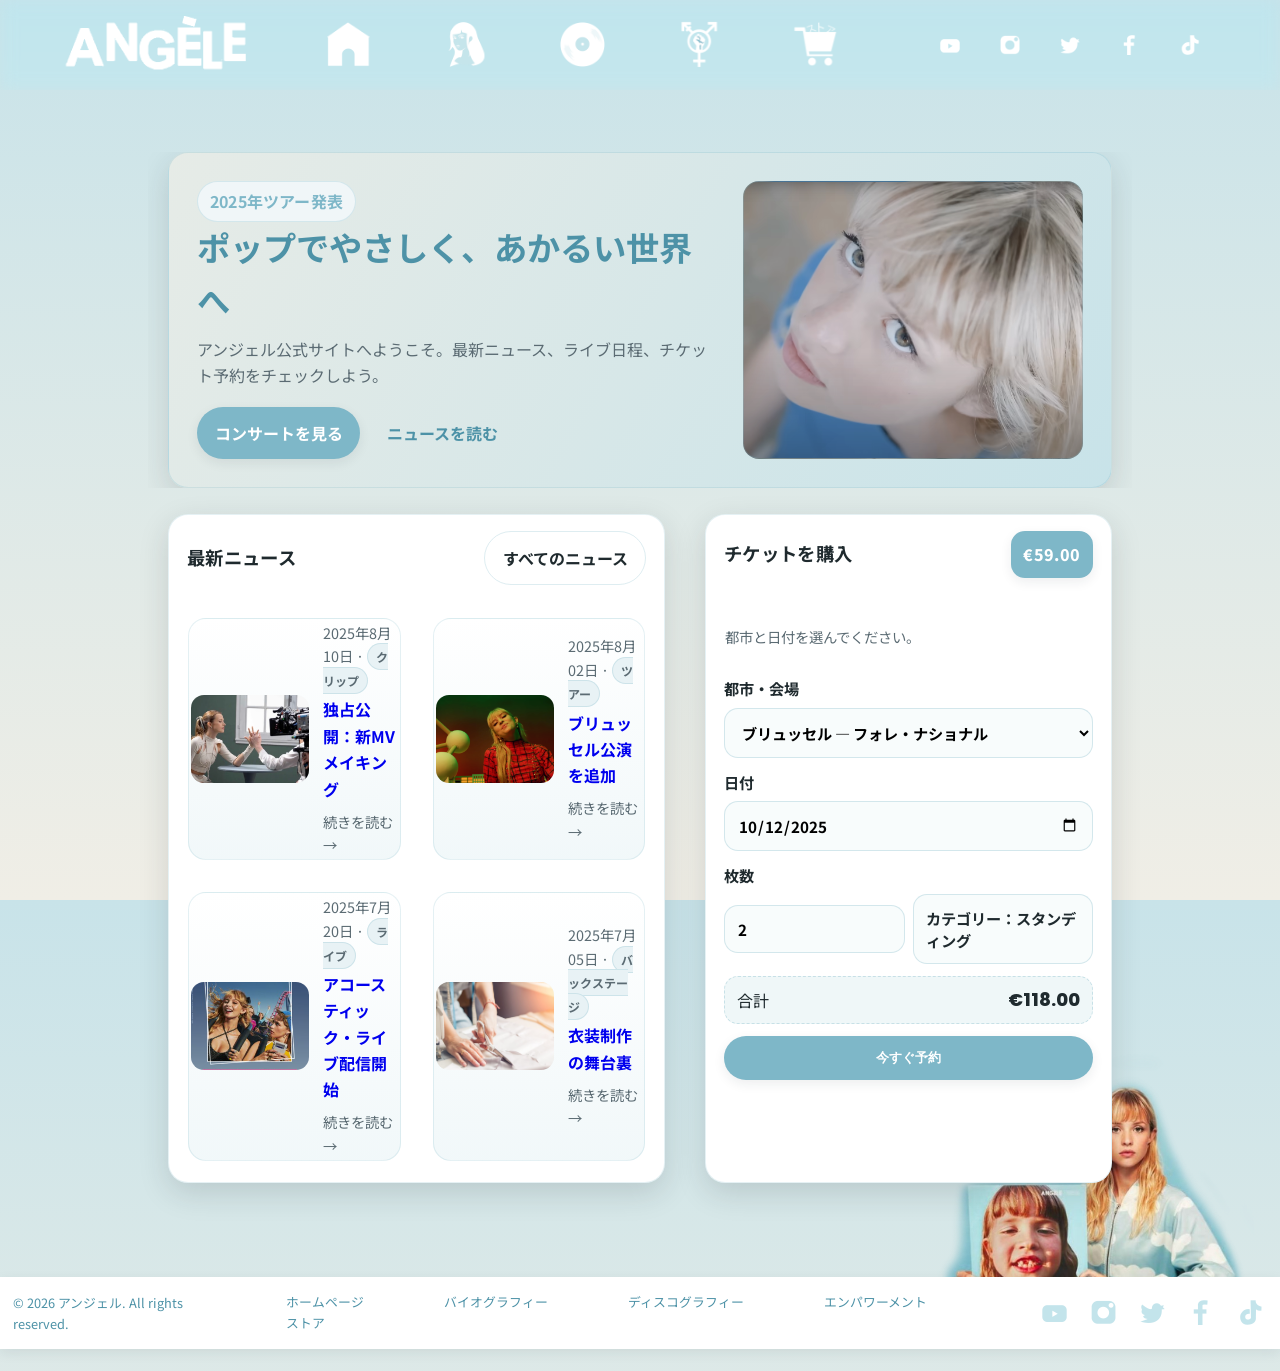
<file: index.html>
<!DOCTYPE html>
<html lang="ja">
<head>
  <meta charset="utf-8">
  <meta name="viewport" content="width=device-width, initial-scale=1">
  <title>アンジェル — ホーム</title>
  <meta name="description" content="アンジェル公式サイトのホーム。最新ニュース、コンサート情報、チケット予約。">

  <link rel="preconnect" href="https://fonts.googleapis.com">
  <link rel="preconnect" href="https://fonts.gstatic.com" crossorigin>
  <link href="https://fonts.googleapis.com/css2?family=Noto+Sans+JP:wght@300;400;500;700&family=Poppins:wght@300;400;500;600;700&display=swap" rel="stylesheet">
  <link rel="stylesheet" href="css/style.css">
</head>

<body data-page="index">
  <header class="site-header" aria-label="サイトヘッダー">
  <nav class="nav" aria-label="グローバルナビゲーション">
      <a class="brand" href="index.html" aria-label="ホーム">
        <img src="image/LogoAngeleQuiFlotte4.gif" alt="Angèle ロゴ">
      </a>

      <div class="nav-links">
        <a href="index.html" data-label="ホーム">
          <img class="nav-icon nav-icon--home" src="image/logoMenuHomeSansEcrit.png" alt="ホームページ">
        </a>
        <a href="biography.html" data-label="バイオ">
          <img class="nav-icon nav-icon--bio" src="image/BioAngele.png" alt="バイオグラフィー">
        </a>
        <a href="discography.html" data-label="ディスコ">
          <img class="nav-icon nav-icon--disc" src="image/logoVinil.png" alt="ディスコグラフィー">
        </a>
        <a href="empowerment.html" data-label="エンパワー">
          <img class="nav-icon nav-icon--emp" src="image/LogoPoing.png" alt="エンパワーメント">
        </a>
        <a href="Store.html" data-label="ストア" aria-label="ストアへ">
          <img class="nav-icon" src="image/logoMenuStoreBlanc.png" alt="ストア">
        </a>

        <!-- Liens réseaux sociaux -->
        <div class="social-links">
          <a href="https://www.youtube.com/channel/UCiP2tOO8zRo47GFd5rc8rkA" target="_blank" rel="noopener noreferrer" aria-label="YouTube">
            <img src="image/YoutlogoBla.png" alt="YouTube" loading="lazy">
          </a>
          <a href="https://www.instagram.com/angele_vl" target="_blank" rel="noopener noreferrer" aria-label="Instagram">
            <img src="image/instalogoBlanc.png" alt="Instagram" loading="lazy">
          </a>
          <a href="https://x.com/angele_vl" target="_blank" rel="noopener noreferrer" aria-label="Twitter">
            <img src="image/TwlogoBlanc.png" alt="Twitter" loading="lazy">
          </a>
          <a href="https://www.facebook.com/angeleouenpoudre" target="_blank" rel="noopener noreferrer" aria-label="Facebook">
            <img src="image/FacebooklogoBl.png" alt="Facebook" loading="lazy">
          </a>
          <a href="https://www.tiktok.com/@angele_vl" target="_blank" rel="noopener noreferrer" aria-label="TikTok">
            <img src="image/TikToklogoBlanc.png" alt="TikTok" loading="lazy">
          </a>
        </div>
      </div>
    </nav>
  </header>

  <main id="home" class="page">
    <!-- ページの主見出し（視覚的には非表示、SEO/アクセシビリティ向上） -->
    <h1 class="sr-only">アンジェル公式サイト・ホーム</h1>

    <!-- 背景の雲（アニメーション） -->
    <div class="clouds" aria-hidden="true">
      <img class="cloud c1" src="image/nuage.svg" alt="" loading="lazy">
      <img class="cloud c2" src="image/nuage2.svg" alt="" loading="lazy">
      <img class="cloud c3" src="image/nuage3.svg" alt="" loading="lazy">
      <img class="cloud c4" src="image/nuage4.svg" alt="" loading="lazy">
      <img class="cloud c5" src="image/nuage3.svg" alt="" loading="lazy">
      <img class="cloud c6" src="image/nuage2.svg" alt="" loading="lazy">
      <img class="cloud c7" src="image/nuage4.svg" alt="" loading="lazy">
      <img class="cloud c8" src="image/nuage2.svg" alt="" loading="lazy">
      <img class="cloud c9" src="image/nuage.svg" alt="" loading="lazy">
      <img class="cloud c10" src="image/nuage3.svg" alt="" loading="lazy">
    </div>

    <div class="hero">
      <section class="hero-card" aria-labelledby="hero-title">
        <div>
          <span class="chip" aria-label="最新のお知らせ">2025年ツアー発表</span>
          <h2 id="hero-title">ポップでやさしく、あかるい世界へ</h2>
          <p>アンジェル公式サイトへようこそ。最新ニュース、ライブ日程、チケット予約をチェックしよう。</p>
          <div class="hero-actions">
            <a class="btn btn-primary" href="https://www.infoconcert.com/artiste/angele-149625/concerts.html" target="_blank" rel="noopener noreferrer">コンサートを見る</a>
            <a class="btn btn-footer" href="https://www.nrj.fr/artistes/angele/actus" target="_blank" rel="noopener noreferrer">ニュースを読む</a>
          </div>
        </div>
        <div class="cover" role="img" aria-label="ライブをイメージしたビジュアル"></div>
      </section>
    </div>

    <div class="sections">
      <!-- NEWS SECTION -->
      <section id="news" class="section" aria-labelledby="news-title">
        <header>
          <h3 id="news-title">最新ニュース</h3>
          <a class="btn btn-ghost" href="https://www.infoconcert.com/artiste/angele-149625/concerts.html" target="_blank" rel="noopener noreferrer">すべてのニュース</a>
        </header>
        <div class="body">
          <div class="news-grid" id="news-grid"><!-- JSで挿入 --></div>
        </div>
      </section>

      <!-- TICKETS SECTION -->
      <section id="tickets" class="section" aria-labelledby="tickets-title">
        <header>
          <h3 id="tickets-title">チケットを購入</h3>
          <span class="price-pill" id="price-pill">—</span>
        </header>
        <div class="body">
          <form class="ticket-form" id="ticket-form" aria-describedby="tickets-desc">
            <p id="tickets-desc" class="news-meta">都市と日付を選んでください。</p>

            <div class="field">
              <label class="label" for="event">都市・会場</label>
              <select id="event" name="event" required aria-required="true"></select>
            </div>

            <div class="field">
              <label class="label" for="date">日付</label>
              <input id="date" name="date" type="date" required aria-required="true">
            </div>

            <div class="field">
              <label class="label" for="qty">枚数</label>
              <div class="control">
                <input id="qty" name="qty" type="number" min="1" max="6" value="2">
                <span class="selectlike" id="seat-cat" role="listbox" aria-label="カテゴリー">カテゴリー：スタンディング</span>
              </div>
            </div>

            <div class="total">
              <span>合計</span>
              <strong id="total">—</strong>
            </div>

            <button class="btn btn-primary" type="submit">今すぐ予約</button>
          </form>
        </div>
      </section>
    </div>
  </main>

  <footer aria-label="フッター">
    <div class="footer-card">
      <p>© <span id="year"></span> アンジェル. All rights reserved.</p>
      <div>
        <a class="btn btn-footer" href="index.html">ホームページ</a>
        <a class="btn btn-footer" href="biography.html">バイオグラフィー</a>
        <a class="btn btn-footer" href="discography.html">ディスコグラフィー</a>
        <a class="btn btn-footer" href="empowerment.html">エンパワーメント</a>
        <a class="btn btn-footer" href="Store.html">ストア</a>
      </div>

      <!-- Liens réseaux sociaux -->
      <div class="social-links-footer">
        <a href="https://www.youtube.com/channel/UCiP2tOO8zRo47GFd5rc8rkA" target="_blank" rel="noopener noreferrer" aria-label="YouTube">
          <img src="image/YoutlogoBC.png" alt="YouTube" loading="lazy">
        </a>
        <a href="https://www.instagram.com/angele_vl" target="_blank" rel="noopener noreferrer" aria-label="Instagram">
          <img src="image/instalogoBC.png" alt="Instagram" loading="lazy">
        </a>
        <a href="https://x.com/angele_vl" target="_blank" rel="noopener noreferrer" aria-label="Twitter">
          <img src="image/TwlogoBleuClair.png" alt="Twitter" loading="lazy">
        </a>
        <a href="https://www.facebook.com/angeleouenpoudre" target="_blank" rel="noopener noreferrer" aria-label="Facebook">
          <img src="image/FacebooklogoBC.png" alt="Facebook" loading="lazy">
        </a>
        <a href="https://www.tiktok.com/@angele_vl" target="_blank" rel="noopener noreferrer" aria-label="TikTok">
          <img src="image/TikToklogoBleuClair.png" alt="TikTok" loading="lazy">
        </a>
      </div>
    </div>

    <img src="image/Angele.png" alt="アンジェル" class="footer-image" loading="lazy">
  </footer>

  <button id="scrollTopBtn" aria-label="トップへ戻る" type="button">
    <img src="image/flechesNuage.png" alt="" aria-hidden="true" loading="lazy">
    <span class="sr-only">トップへ戻る</span>
  </button>

  <!-- <script src="javascript/script.js"></script> -->
  <script src="js/script.js" defer></script>
</body>
</html>
</file>
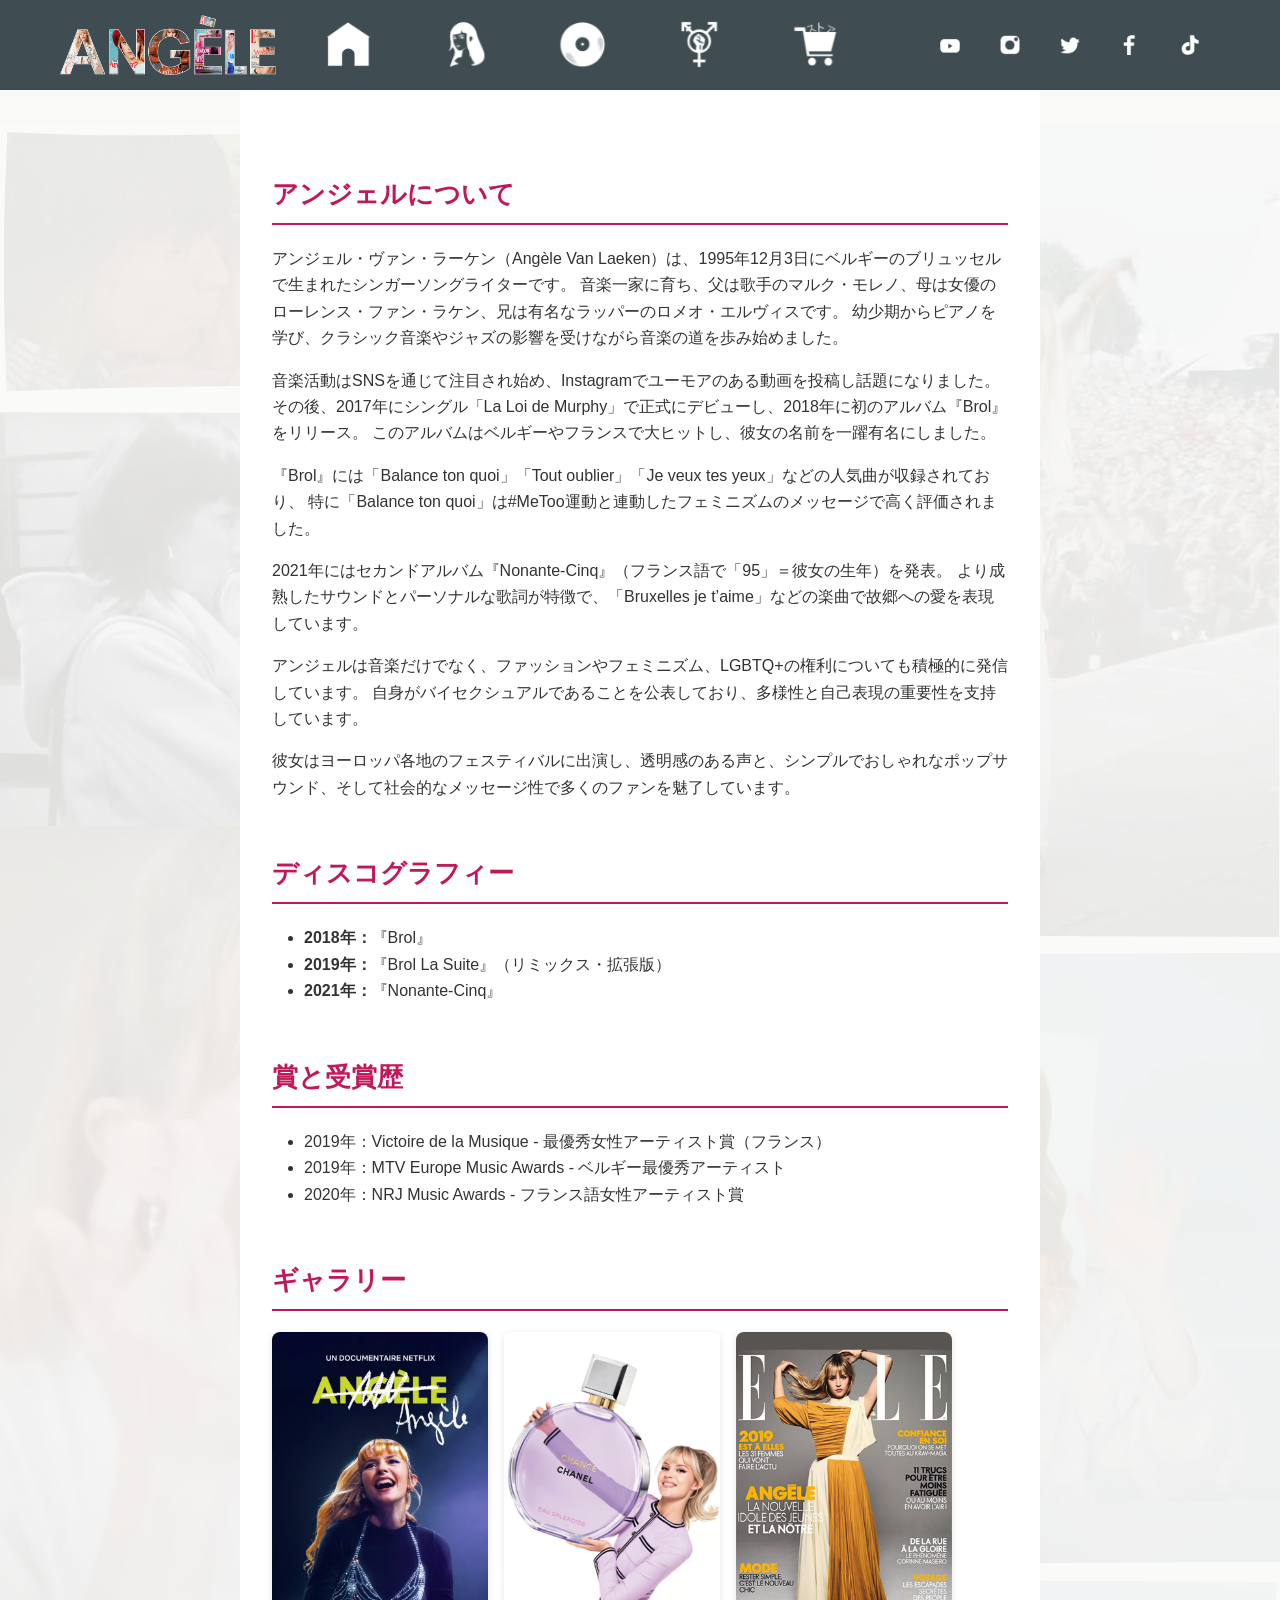
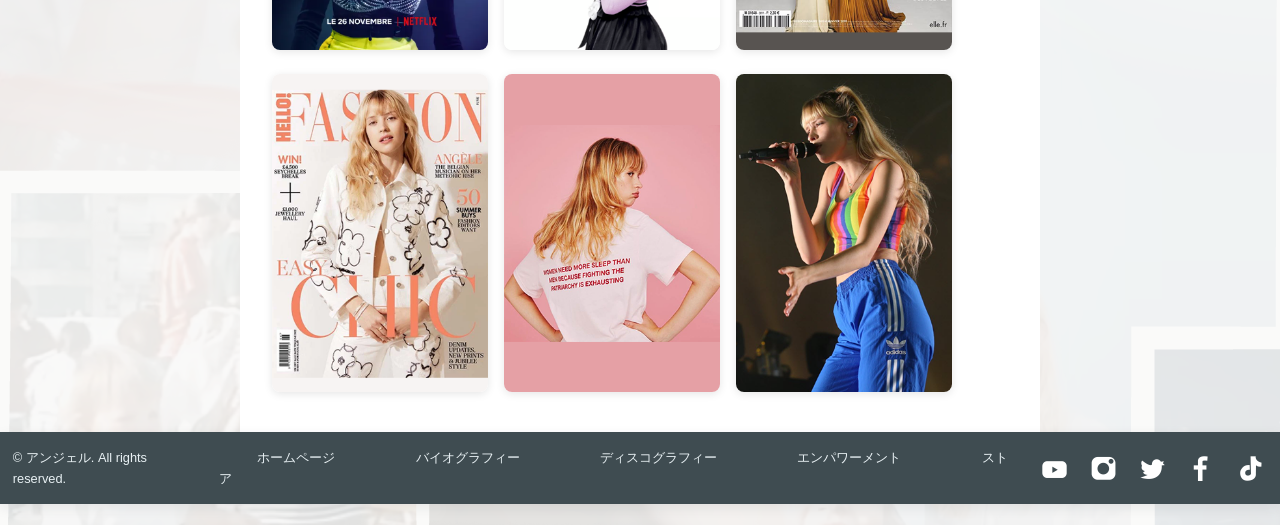
<file: biography.html>
<!DOCTYPE html>
<html lang="ja">
<head>
  <meta charset="UTF-8">
  <meta name="description" content="ベルギーの歌手アンジェルの伝記">
  <meta name="viewport" content="width=device-width, initial-scale=1.0">
  <title>アンジェルの伝記</title>
  <link rel="stylesheet" href="css/style.css">
</head>
<body class="biography-page">
  <header class="site-header" aria-label="サイトヘッダー" style="background-color:#3f4c51;">
    <nav class="nav" aria-label="グローバルナビゲーション">
      <a class="brand" href="index.html" aria-label="ホーム">
        <img src="image/LogoAngeleMagazine.png" alt="Angèle ロゴ">
      </a>
      <div class="nav-links">
        <a href="index.html" data-label="ホーム">
          <img class="nav-icon nav-icon--home" src="image/logoMenuHomeSansEcrit.png" alt="ホームページ">
        </a>
        <a href="biography.html" data-label="バイオ">
          <img class="nav-icon nav-icon--bio" src="image/BioAngelSansEcrit.png" alt="バイオグラフィー">
        </a>
        <a href="discography.html" data-label="ディスコ">
          <img class="nav-icon nav-icon--disc" src="image/logoVinilGrisSansEcrit.png" alt="ディスコグラフィー">
        </a>
        <a href="empowerment.html" data-label="エンパワー">
          <img class="nav-icon nav-icon--emp" src="image/logoPoingGrisSansEcris.png" alt="エンパワーメント">
        </a>
        <a href="Store.html" data-label="ストア" aria-label="ストアへ">
          <img class="nav-icon" src="image/logoMenuStoreBlanc.png" alt="ストア">
        </a>

        <!-- Liens réseaux sociaux -->
        <div class="social-links">
          <a href="https://www.youtube.com/channel/UCiP2tOO8zRo47GFd5rc8rkA" target="_blank" rel="noopener noreferrer" aria-label="YouTube">
            <img src="image/YoutlogoBla.png" alt="YouTube" loading="lazy">
          </a>
          <a href="https://www.instagram.com/angele_vl" target="_blank" rel="noopener noreferrer" aria-label="Instagram">
            <img src="image/instalogoBlanc.png" alt="Instagram" loading="lazy">
          </a>
          <a href="https://x.com/angele_vl" target="_blank" rel="noopener noreferrer" aria-label="Twitter">
            <img src="image/TwlogoBlanc.png" alt="Twitter" loading="lazy">
          </a>
          <a href="https://www.facebook.com/angeleouenpoudre" target="_blank" rel="noopener noreferrer" aria-label="Facebook">
            <img src="image/FacebooklogoBl.png" alt="Facebook" loading="lazy">
          </a>
          <a href="https://www.tiktok.com/@angele_vl" target="_blank" rel="noopener noreferrer" aria-label="TikTok">
            <img src="image/TikToklogoBlanc.png" alt="TikTok" loading="lazy">
          </a>
        </div>
      </div>
    </nav>

  </header>

  <main>
    <!-- H1 masqué pour SEO/Accessibilité -->
    <h1 class="sr-only">アンジェルの伝記</h1>

    <section class="biography fade-in">
      <!--<h2>アンジェルの伝記</h2>-->
      <h2>アンジェルについて</h2>
      <p>
        アンジェル・ヴァン・ラーケン（Angèle Van Laeken）は、1995年12月3日にベルギーのブリュッセルで生まれたシンガーソングライターです。
        音楽一家に育ち、父は歌手のマルク・モレノ、母は女優のローレンス・ファン・ラケン、兄は有名なラッパーのロメオ・エルヴィスです。
        幼少期からピアノを学び、クラシック音楽やジャズの影響を受けながら音楽の道を歩み始めました。
      </p>
      <p>
        音楽活動はSNSを通じて注目され始め、Instagramでユーモアのある動画を投稿し話題になりました。
        その後、2017年にシングル「La Loi de Murphy」で正式にデビューし、2018年に初のアルバム『Brol』をリリース。
        このアルバムはベルギーやフランスで大ヒットし、彼女の名前を一躍有名にしました。
      </p>
      <p>
        『Brol』には「Balance ton quoi」「Tout oublier」「Je veux tes yeux」などの人気曲が収録されており、
        特に「Balance ton quoi」は#MeToo運動と連動したフェミニズムのメッセージで高く評価されました。
      </p>
      <p>
        2021年にはセカンドアルバム『Nonante-Cinq』（フランス語で「95」＝彼女の生年）を発表。
        より成熟したサウンドとパーソナルな歌詞が特徴で、「Bruxelles je t’aime」などの楽曲で故郷への愛を表現しています。
      </p>
      <p>
        アンジェルは音楽だけでなく、ファッションやフェミニズム、LGBTQ+の権利についても積極的に発信しています。
        自身がバイセクシュアルであることを公表しており、多様性と自己表現の重要性を支持しています。
      </p>
      <p>
        彼女はヨーロッパ各地のフェスティバルに出演し、透明感のある声と、シンプルでおしゃれなポップサウンド、そして社会的なメッセージ性で多くのファンを魅了しています。
      </p>
    </section>

    <section class="discography fade-in">
      <h2>ディスコグラフィー</h2>
      <ul>
        <li><strong>2018年：</strong>『Brol』</li>
        <li><strong>2019年：</strong>『Brol La Suite』（リミックス・拡張版）</li>
        <li><strong>2021年：</strong>『Nonante-Cinq』</li>
      </ul>
    </section>

    <section class="awards fade-in">
      <h2>賞と受賞歴</h2>
      <ul>
        <li>2019年：Victoire de la Musique - 最優秀女性アーティスト賞（フランス）</li>
        <li>2019年：MTV Europe Music Awards - ベルギー最優秀アーティスト</li>
        <li>2020年：NRJ Music Awards - フランス語女性アーティスト賞</li>
      </ul>
    </section>

    <section class="gallery fade-in">
      <h2>ギャラリー</h2>
      <div class="image-grid">
        <a href="https://www.netflix.com/title/81313522" target="_blank" rel="noopener noreferrer" aria-label="Voir le documentaire Netflix sur Angèle">
          <img src="image/NetflixAngele.png" alt="Netflixアンジェル" loading="lazy">
        </a>
        <a href="https://www.fashionsnap.com/article/2025-04-04/chanel-chance-angele/" target="_blank" rel="noopener noreferrer" aria-label="Voir la collaboration avec Chanel">
          <img src="image/ChanelAngele.png" alt="Chanelアンジェル" loading="lazy">
        </a>
        <a href="https://madamefigaro.jp/culture/240626-angele.html" target="_blank" rel="noopener noreferrer" aria-label="Voir l'article de magazine">
          <img src="image/MagazineRedimAngele.png" alt="雑誌撮影のアンジェル" loading="lazy">
        </a>
        <a href="https://madamefigaro.jp/culture/240626-angele.html" target="_blank" rel="noopener noreferrer" aria-label="Voir la page du concert">
          <img src="image/MagazineRedim2Angele.png" alt="ステージ上のアンジェル" loading="lazy">
        </a>
        <a href="https://www.youtube.com/watch?v=Hi7Rx3En7-k&list=RDHi7Rx3En7-k&start_radio=1" target="_blank" rel="noopener noreferrer" aria-label="Voir l'engagement féministe">
          <img src="image/FondRoseAngele.png" alt="フェミニズム アンジェル" loading="lazy">
        </a>
        <a href="https://www.youtube.com/watch?v=qL6g9VPD6TE&list=RDqL6g9VPD6TE&start_radio=1" target="_blank" rel="noopener noreferrer" aria-label="Voir une performance live">
          <img src="image/ConcertAngele.png" alt="ステージ上のアンジェル" loading="lazy">
        </a>
      </div>
    </section>
  </main>

  <footer aria-label="フッター" style="background-color:#3f4c51;">
    <div class="footer-card" style="background-color:#3f4c51;">
      <p>© <span id="year"></span> アンジェル. All rights reserved.</p>
      <div>
        <a class="btn btn-footer" href="index.html">ホームページ</a>
        <a class="btn btn-footer" href="biography.html">バイオグラフィー</a>
        <a class="btn btn-footer" href="discography.html">ディスコグラフィー</a>
        <a class="btn btn-footer" href="empowerment.html">エンパワーメント</a>
        <a class="btn btn-footer" href="Store.html">ストア</a>
      </div>


      <!-- Liens réseaux sociaux -->
      <div class="social-links-footer" style="background-color:#3f4c51;">
        <a href="https://www.youtube.com/channel/UCiP2tOO8zRo47GFd5rc8rkA" target="_blank" rel="noopener noreferrer" aria-label="YouTube">
          <img src="image/YoutlogoBla.png" alt="YouTube" loading="lazy">
        </a>
        <a href="https://www.instagram.com/angele_vl" target="_blank" rel="noopener noreferrer" aria-label="Instagram">
          <img src="image/instalogoBlanc.png" alt="Instagram" loading="lazy">
        </a>
        <a href="https://x.com/angele_vl" target="_blank" rel="noopener noreferrer" aria-label="Twitter">
          <img src="image/TwlogoBlanc.png" alt="Twitter" loading="lazy">
        </a>
        <a href="https://www.facebook.com/angeleouenpoudre" target="_blank" rel="noopener noreferrer" aria-label="Facebook">
          <img src="image/FacebooklogoBl.png" alt="Facebook" loading="lazy">
        </a>
        <a href="https://www.tiktok.com/@angele_vl" target="_blank" rel="noopener noreferrer" aria-label="TikTok">
          <img src="image/TikToklogoBlanc.png" alt="TikTok" loading="lazy">
        </a>
      </div>
    </div>
  </footer>

  <button id="scrollTopBtn" aria-label="トップへ戻る" type="button">
    <img src="image/flechesNuage.png" alt="" aria-hidden="true" loading="lazy">
    <span class="sr-only">トップへ戻る</span>
  </button>

  <script>
    const scrollBtn = document.getElementById("scrollTopBtn");
    window.onscroll = () => {
      if (document.body.scrollTop > 300 || document.documentElement.scrollTop > 300) {
        scrollBtn.style.display = "block";
      } else {
        scrollBtn.style.display = "none";
      }
    };
    scrollBtn.onclick = () => {
      window.scrollTo({ top: 0, behavior: "smooth" });
    };
  </script>
</body>
</html>
</file>
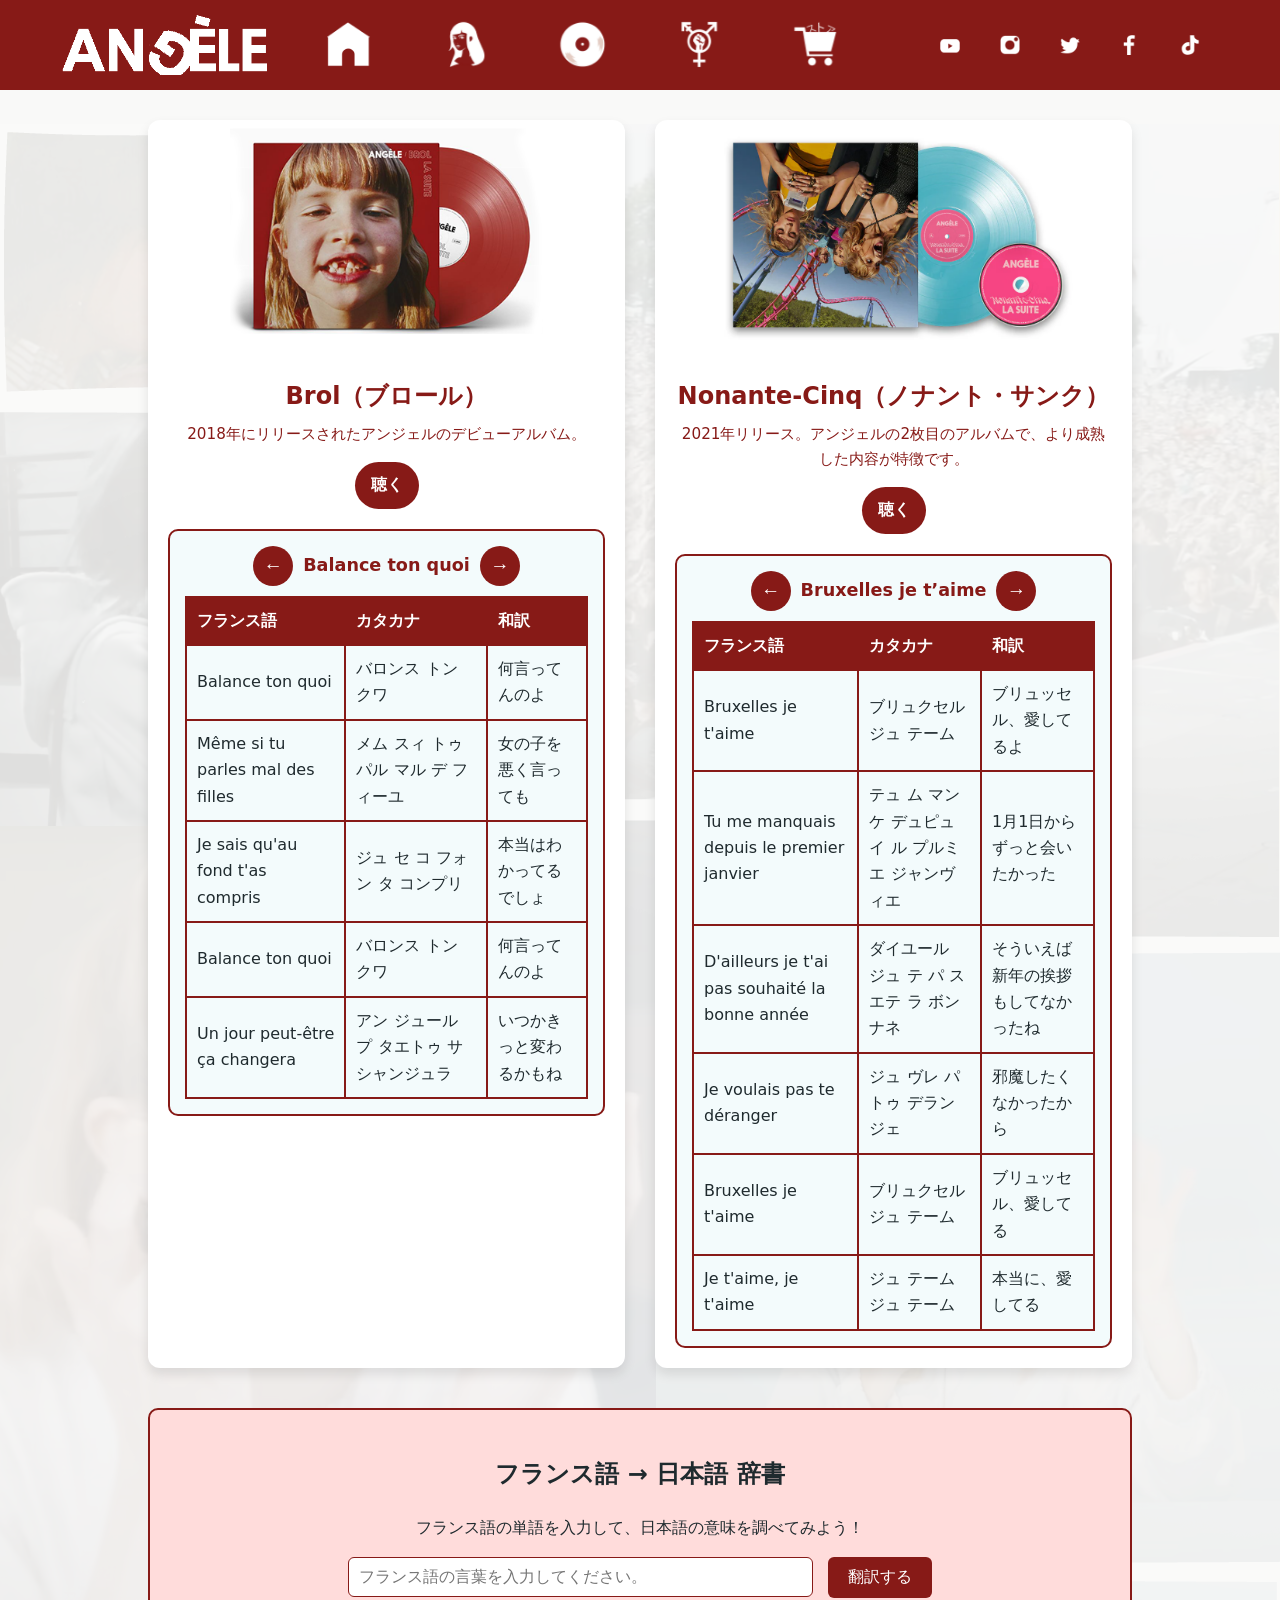
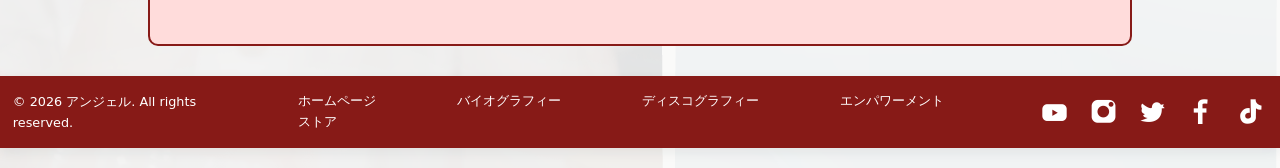
<file: discography.html>
<!DOCTYPE html>
<html lang="ja">
<head>
  <meta charset="UTF-8">
  <meta name="description" content="ベルギーの歌手アンジェルのアルバム紹介ページ。">
  <meta name="viewport" content="width=device-width, initial-scale=1.0">
  <title>アンジェルのアルバム</title>
  <link rel="stylesheet" href="css/style.css">
</head>
<body class="album-page">
  <header class="site-header" aria-label="サイトヘッダー" style="background-color:#871a17;">
    <nav class="nav" aria-label="グローバルナビゲーション">
      <a class="brand" href="index.html" aria-label="ホームへ">
        <img src="image/LogoAngeleGquitourne.gif" alt="Angèle ロゴ" loading="lazy">
      </a>
      <div class="nav-links">
        <a href="index.html" data-label="ホーム">
          <img class="nav-icon nav-icon--home" src="image/logoMenuHomeSansEcrit.png" alt="ホームページ" loading="lazy">
        </a>
        <a href="biography.html" data-label="バイオ">
          <img class="nav-icon nav-icon--bio" src="image/BioAngeleRougeSansEcrit.png" alt="バイオグラフィー" loading="lazy">
        </a>
        <a href="discography.html" data-label="ディスコ">
          <img class="nav-icon nav-icon--disc" src="image/logoVinilRougeSansEcrit.png" alt="ディスコグラフィー" loading="lazy">
        </a>
        <a href="empowerment.html" data-label="エンパワー">
          <img class="nav-icon nav-icon--emp" src="image/logoPoingRougeSansEcris.png" alt="エンパワーメント" loading="lazy">
        </a>
        <a href="Store.html" data-label="ストア" aria-label="ストアへ">
          <img class="nav-icon" src="image/logoMenuStoreBlanc.png" alt="ストア" loading="lazy">
        </a>
        <!-- Liens réseaux sociaux -->
        <div class="social-links">
          <a href="https://www.youtube.com/channel/UCiP2tOO8zRo47GFd5rc8rkA" target="_blank" rel="noopener noreferrer" aria-label="YouTube">
            <img src="image/YoutlogoBla.png" alt="YouTube" loading="lazy">
          </a>
          <a href="https://www.instagram.com/angele_vl" target="_blank" rel="noopener noreferrer" aria-label="Instagram">
            <img src="image/instalogoBlanc.png" alt="Instagram" loading="lazy">
          </a>
          <a href="https://x.com/angele_vl" target="_blank" rel="noopener noreferrer" aria-label="Twitter">
            <img src="image/TwlogoBlanc.png" alt="Twitter" loading="lazy">
          </a>
          <a href="https://www.facebook.com/angeleouenpoudre" target="_blank" rel="noopener noreferrer" aria-label="Facebook">
            <img src="image/FacebooklogoBl.png" alt="Facebook" loading="lazy">
          </a>
          <a href="https://www.tiktok.com/@angele_vl" target="_blank" rel="noopener noreferrer" aria-label="TikTok">
            <img src="image/TikToklogoBlanc.png" alt="TikTok" loading="lazy">
          </a>
        </div>
      </div>
    </nav>
 
  </header>

  <main class="main-album">
    <!-- H1 masqué pour SEO/Accessibilité -->
    <h1 class="sr-only">アンジェルのアルバム</h1>

    <section class="album-grid">
      <div class="album-card">
        <img src="image/AlbumBrol2.png" alt="Brol（2018年）" loading="lazy">
        <div class="album-info">
          <h2>Brol（ブロール）</h2>
          <p>2018年にリリースされたアンジェルのデビューアルバム。</p>
          <a class="button" href="https://open.spotify.com/album/6qA3lPAJxyjZDHzTcf4sLk" target="_blank" rel="noopener noreferrer">聴く</a>

          <div class="song-container">
            <div class="song-controls">
              <button type="button" data-album="brol" data-dir="prev" aria-label="前の曲">←</button>
              <div class="song-title" id="brol-title">Balance ton quoi</div>
              <button type="button" data-album="brol" data-dir="next" aria-label="次の曲">→</button>
            </div>
            <div id="brol-lyrics" aria-live="polite"></div>
          </div>
        </div>
      </div>

      <div class="album-card">
        <img src="image/AlbumDeuxdeux.png" alt="Nonante-Cinq（2021年）" loading="lazy">
        <div class="album-info">
          <h2>Nonante-Cinq（ノナント・サンク）</h2>
          <p>2021年リリース。アンジェルの2枚目のアルバムで、より成熟した内容が特徴です。</p>
          <a class="button" href="https://open.spotify.com/album/3V9cJkXiFSN4CwOug6b1Jp" target="_blank" rel="noopener noreferrer">聴く</a>

          <div class="song-container">
            <div class="song-controls">
              <button type="button" data-album="nonante" data-dir="prev" aria-label="前の曲">←</button>
              <div class="song-title" id="nonante-title">Bruxelles je t’aime</div>
              <button type="button" data-album="nonante" data-dir="next" aria-label="次の曲">→</button>
            </div>
            <div id="nonante-lyrics" aria-live="polite"></div>
          </div>
        </div>
      </div>
    </section>

    <section class="dictionary" style="box-sizing: content-box !important;">
      <h2>フランス語 → 日本語 辞書</h2>
      <p>フランス語の単語を入力して、日本語の意味を調べてみよう！</p>
      <input type="text" id="lookupWord" placeholder="フランス語の言葉を入力してください。" aria-label="フランス語の単語を入力">
      <button type="button" id="translateBtn" aria-label="翻訳する">翻訳する</button>
      <div id="translationResult" aria-live="polite"></div>
    </section>
  </main>

  <footer aria-label="フッター">
    <div class="footer-card" style="background-color:#871a17;">
      <p>© <span id="year"></span> アンジェル. All rights reserved.</p>
      <div>
        <a class="btn btn-footer" href="index.html">ホームページ</a>
        <a class="btn btn-footer" href="biography.html">バイオグラフィー</a>
        <a class="btn btn-footer" href="discography.html">ディスコグラフィー</a>
        <a class="btn btn-footer" href="empowerment.html">エンパワーメント</a>
        <a class="btn btn-footer" href="Store.html">ストア</a>
      </div>

      <!-- Liens réseaux sociaux -->
      <div class="social-links-footer">
        <a href="https://www.youtube.com/channel/UCiP2tOO8zRo47GFd5rc8rkA" target="_blank" rel="noopener noreferrer" aria-label="YouTube">
          <img src="image/YoutlogoBla.png" alt="YouTube" loading="lazy">
        </a>
        <a href="https://www.instagram.com/angele_vl" target="_blank" rel="noopener noreferrer" aria-label="Instagram">
          <img src="image/instalogoBlanc.png" alt="Instagram" loading="lazy">
        </a>
        <a href="https://x.com/angele_vl" target="_blank" rel="noopener noreferrer" aria-label="Twitter">
          <img src="image/TwlogoBlanc.png" alt="Twitter" loading="lazy">
        </a>
        <a href="https://www.facebook.com/angeleouenpoudre" target="_blank" rel="noopener noreferrer" aria-label="Facebook">
          <img src="image/FacebooklogoBl.png" alt="Facebook" loading="lazy">
        </a>
        <a href="https://www.tiktok.com/@angele_vl" target="_blank" rel="noopener noreferrer" aria-label="TikTok">
          <img src="image/TikToklogoBlanc.png" alt="TikTok" loading="lazy">
        </a>
      </div>
    </div>
  </footer>

  <button id="scrollTopBtn" aria-label="トップへ戻る" style="display:none;" type="button">
    <img src="image/flechesVinilRouge.png" alt="" aria-hidden="true" loading="lazy">
    <span class="sr-only">トップへ戻る</span>
  </button>

  <!-- Scripts en bas de page -->
  <script>
    // --- Données des chansons ---
    const brolSongs = [
      { title: "Balance ton quoi", lyrics: [
        ["Balance ton quoi", "バロンス トン クワ", "何言ってんのよ"],
        ["Même si tu parles mal des filles", "メム スィ トゥ パル マル デ フィーユ", "女の子を悪く言っても"],
        ["Je sais qu'au fond t'as compris", "ジュ セ コ フォン タ コンプリ", "本当はわかってるでしょ"],
        ["Balance ton quoi", "バロンス トン クワ", "何言ってんのよ"],
        ["Un jour peut-être ça changera", "アン ジュール プ タエトゥ サ シャンジュラ", "いつかきっと変わるかもね"]
      ]},
      { title: "La Thune", lyrics: [
        ["On veut de l'amour, on veut de l'argent", "オン ヴ ドゥ ラムール オン ヴ ドゥ ラルジャン", "愛が欲しい、お金も欲しい"],
        ["Mais faut bien qu'on mange", "メ フォ ビアン コン マンジュ", "でも食べなきゃ生きていけないし"],
        ["On veut du fun, on veut des likes", "オン ヴ デュ ファン オン ヴ デ ライク", "楽しさが欲しい、いいねも欲しい"],
        ["Mais faut bien qu'on change", "メ フォ ビアン コン シャンジュ", "でも変わらなきゃね"]
      ]}
    ];

    const nonanteSongs = [
      { title: "Bruxelles je t’aime", lyrics: [
        ["Bruxelles je t'aime", "ブリュクセル ジュ テーム", "ブリュッセル、愛してるよ"],
        ["Tu me manquais depuis le premier janvier", "テュ ム マンケ デュピュイ ル プルミエ ジャンヴィエ", "1月1日からずっと会いたかった"],
        ["D'ailleurs je t'ai pas souhaité la bonne année", "ダイユール ジュ テ パ スエテ ラ ボンナネ", "そういえば新年の挨拶もしてなかったね"],
        ["Je voulais pas te déranger", "ジュ ヴレ パ トゥ デランジェ", "邪魔したくなかったから"],
        ["Bruxelles je t'aime", "ブリュクセル ジュ テーム", "ブリュッセル、愛してる"],
        ["Je t'aime, je t'aime", "ジュ テーム ジュ テーム", "本当に、愛してる"]
      ]},
      { title: "Libre", lyrics: [
        ["J'suis pas très douée pour les plans", "ジュ スュイ パ トレ ドゥエ プール レ プラン", "私は計画立てるのがあまり得意じゃないの"],
        ["Moi j'fais confiance au vent", "モア ジュ フェ コンフィアンス オ ヴァン", "風に任せるのが好き"],
        ["Libre comme je l'étais avant", "リーブル コム ジュ レテ アヴァン", "昔のように自由でいたい"],
        ["Avant qu'on m'apprenne à marcher droit", "アヴァン コン マプレン ア マルシェ ドロワ", "まっすぐ歩けと言われる前のように"]
      ]}
    ];

    let currentBrolIndex = 0;
    let currentNonanteIndex = 0;

    function renderLyrics(albumId) {
      let songs, index;
      if (albumId === 'brol') { songs = brolSongs; index = currentBrolIndex; }
      else if (albumId === 'nonante') { songs = nonanteSongs; index = currentNonanteIndex; }
      const song = songs[index];
      const lyricsDiv = document.getElementById(`${albumId}-lyrics`);
      const titleDiv = document.getElementById(`${albumId}-title`);
      if (!lyricsDiv || !titleDiv) return;
      titleDiv.textContent = song.title;
      let html = '<table class="lyrics-table"><thead><tr><th>フランス語</th><th>カタカナ</th><th>和訳</th></tr></thead><tbody>';
      song.lyrics.forEach(line => { html += `<tr><td>${line[0]}</td><td>${line[1]}</td><td>${line[2]}</td></tr>`; });
      html += '</tbody></table>';
      lyricsDiv.innerHTML = html;
    }

    function changeSong(albumId, dir) {
      if (albumId === 'brol') {
        currentBrolIndex = (currentBrolIndex + (dir === 'next' ? 1 : -1) + brolSongs.length) % brolSongs.length;
      } else if (albumId === 'nonante') {
        currentNonanteIndex = (currentNonanteIndex + (dir === 'next' ? 1 : -1) + nonanteSongs.length) % nonanteSongs.length;
      }
      renderLyrics(albumId);
    }

    // Dictionnaire
    const dictionary = {
      "amour": "愛（あい）",
      "libre": "自由（じゆう）",
      "argent": "お金（おかね）",
      "chanson": "歌（うた）",
      "fille": "女の子（おんなのこ）",
      "femmes": "女性たち（じょせいたち）",
      "garçon": "男の子（おとこのこ）",
      "coeur": "心（こころ）",
      "temps": "時間（じかん）",
      "ami": "友達（ともだち）",
      "ville": "町／都市（まち／とし）",
      "jour": "日（ひ）",
      "nuit": "夜（よる）",
      "vent": "風（かぜ）",
      "voix": "声（こえ）",
      "vie": "人生／命（じんせい／いのち）",
      "mort": "死（し）",
      "pluie": "雨（あめ）",
      "soleil": "太陽（たいよう）",
      "étoile": "星（ほし）",
      "rêve": "夢（ゆめ）",
      "lumière": "光（ひかり）",
      "ombre": "影（かげ）",
      "noir": "黒（くろ）",
      "blanc": "白（しろ）",
      "beau": "美しい（うつくしい）",
      "triste": "悲しい（かなしい）",
      "heureux": "幸せ（しあわせ）",
      "mal": "悪／痛み（わるい／いたみ）",
      "bien": "良い（よい）",
      "changer": "変える（かえる）",
      "marcher": "歩く（あるく）",
      "parler": "話す（はなす）",
      "écouter": "聞く（きく）",
      "aimer": "愛する（あいする）／好き（すき）",
      "penser": "考える（かんがえる）",
      "vouloir": "欲しい（ほしい）／望む（のぞむ）",
      "devenir": "〜になる",
      "comprendre": "理解する（りかいする）",
      "chanter": "歌う（うたう）",
      "danser": "踊る（おどる）",
      "vivre": "生きる（いきる）",
      "tomber": "落ちる（おちる）",
      "pleurer": "泣く（なく）",
      "rire": "笑う（わらう）",
      "croire": "信じる（しんじる）",
      "partir": "出発する（しゅっぱつする）",
      "rester": "残る（のこる）",
      "venir": "来る（くる）",
      "aller": "行く（いく）",
      "regarder": "見る（みる）",
      "oublier": "忘れる（わすれる）",
      "moi": "私（わたし）",
      "toi": "君（きみ）",
      "nous": "私たち（わたしたち）",
      "oui": "はい",
      "non": "いいえ",
      "possible": "可能（かのう）",
      "vrai": "本当（ほんとう）",
      "faux": "嘘（うそ）",
      "question": "質問（しつもん）",
      "réponse": "答え（こたえ）",
      "mensonge": "嘘（うそ）",
      "justice": "正義（せいぎ）",
      "violence": "暴力（ぼうりょく）",
      "avenir": "未来（みらい）",
      "passé": "過去（かこ）",
      "présent": "現在（げんざい）",
      "maintenant": "今（いま）",
      "toujours": "いつも",
      "jamais": "決して（けっして）／一度も（いちども）",
      "parfois": "時々（ときどき）",
      "souvent": "よく",
      "déjà": "すでに",
      "encore": "また／まだ",
      "trop": "〜すぎる",
      "pas assez": "足りない（たりない）",
      "pourquoi": "なぜ／どうして",
      "parce que": "〜だから／〜ので",
      "comment": "どうやって",
      "où": "どこ",
      "quand": "いつ",
      "qui": "誰（だれ）",
      "tous": "全員（ぜんいん）／全部（ぜんぶ）",
      "personne": "誰も～ない（だれも～ない）",
      "bonjour": "こんにちは",
      "salut": "やあ／こんにちは",
      "bonsoir": "こんばんは",
      "bonne nuit": "おやすみなさい",
      "au revoir": "さようなら",
      "à bientôt": "またね／また近いうちに（ちかいうち）",
      "merci": "ありがとう／ありがとうございます",
      "de rien": "どういたしまして",
      "s'il vous plaît": "お願いします（おねがいします）",
      "pardon": "ごめんなさい／すみません",
      "excusez-moi": "失礼します（しつれいします）",
      "peut-être": "たぶん",
      "bien sûr": "もちろん",
      "je ne sais pas": "わかりません",
      "je comprends": "わかります",
      "je ne comprends pas": "わかりません",
      "comment ça va ?": "元気ですか？（げんきですか）",
      "ça va": "元気です（げんきです）",
      "je m'appelle": "私の名前は〜です（わたしのなまえは〜です）",
      "enchanté": "はじめまして",
      "d'accord": "わかりました／了解（りょうかい）",
      "à demain": "また明日（またあした）",
      "je suis désolé": "ごめんなさい／申し訳ありません（もうしわけありません）",
      "c'est bon": "大丈夫（だいじょうぶ）／美味しい（おいしい）＊文脈による",
      "très bien": "とても良い（とてもよい）",
      "pas mal": "悪くない（わるくない）",
      "félicitations": "おめでとうございます",
      "bienvenue": "ようこそ",
      "attention": "気をつけて（きをつけて）",
      "j'ai faim": "お腹が空いた（おなかがすいた）",
      "j'ai soif": "喉が渇いた（のどがかわいた）",
      "où est ... ?": "〜はどこですか？",
      "combien": "いくら／どのくらい",
      "quel âge as-tu ?": "何歳ですか？（なんさいですか）",
      "je t'aime": "愛してる（あいしてる）／好きだよ（すきだよ）"
    };

    function translateWord() {
      const input = document.getElementById('lookupWord').value.trim().toLowerCase();
      const resultDiv = document.getElementById('translationResult');
      if (!input) { resultDiv.textContent = ''; return; }
      if (Object.prototype.hasOwnProperty.call(dictionary, input)) {
        resultDiv.innerHTML = `<strong>${input}</strong> → ${dictionary[input]}`;
      } else {
        resultDiv.innerHTML = `❌ Mot inconnu : <strong>${input}</strong><br>（辞書に登録されていません）`;
      }
    }

    // Scroll top button
    const scrollBtn = document.getElementById('scrollTopBtn');
    window.addEventListener('scroll', () => {
      const show = document.documentElement.scrollTop > 300 || document.body.scrollTop > 300;
      scrollBtn.style.display = show ? 'block' : 'none';
    });
    scrollBtn.addEventListener('click', () => {
      window.scrollTo({ top: 0, behavior: 'smooth' });
    });

    // Délégation pour les boutons "←" / "→"
    document.addEventListener('click', (e) => {
      const btn = e.target.closest('button[data-album][data-dir]');
      if (!btn) return;
      changeSong(btn.getAttribute('data-album'), btn.getAttribute('data-dir'));
    });

    // Init au chargement
    document.addEventListener('DOMContentLoaded', () => {
      const y = document.getElementById('year');
      if (y) y.textContent = new Date().getFullYear();
      renderLyrics('brol');
      renderLyrics('nonante');
      document.getElementById('translateBtn').addEventListener('click', translateWord);
    });
  </script>
</body>
</html>
</file>
<file: css/style.css>
@charset "UTF-8";
/****index******/

:root{
  --primary:#7eb7c8; /* ブルーグリーン */
  --primary-600:#67a6b9;
  --primary-700:#4d92a7;
  --secondary:#c8e3e9; /* ペールブルー */
  --paper:#f0eee6; /* クリーム */
  --ink:#1f2a2e; /* テキスト */
  --muted:#5b6b73;
  --white:#ffffff;
  --radius-xl:1.25rem;
  --shadow-lg:0 10px 30px rgba(31,42,46,.15);
  --shadow-sm:0 4px 12px rgba(31,42,46,.08);
  --primaryj:#F2D34F; 
  --nav-label-color: #ffffff;
}

/* Désactive TOUT soulignement des liens sur le site */
a, a:link, a:visited, a:hover, a:active {
  text-decoration: none;
}

/* Ceinture et bretelles pour tes “boutons lien” */
.btn, .btn-primary, .btn-footer, .btn-ghost,
.nav a, .footer-card a {
  text-decoration: none !important;
}

*{box-sizing:border-box}
html,body{height:100%}
body{
  margin:0; color:var(--ink);
  background:linear-gradient(180deg,var(--secondary), var(--paper));
  font-family:"Noto Sans JP", Inter, system-ui, Segoe UI, Roboto, Helvetica, Arial, sans-serif;
  line-height:1.65;
}

/* Header */
.site-header{
  position:sticky; top:0; z-index:50; backdrop-filter:saturate(1.4) blur(8px);
  /* FIX: color-mix syntax */
  background:color-mix(var(--primary) 100%, var(--paper) 80%, var(--secondary));
  border-bottom:none;
}

.nav{ max-width:1200px; margin-inline:auto; display:flex; align-items:center; gap:1rem; padding:.85rem 1.25rem; }
.brand{ display:flex; align-items:flex-start; gap:.75rem; text-decoration:none; } /* FIX: align-items */
.brand h1{ width: 10%; font:600 1.15rem Poppins, "Noto Sans JP", sans-serif; letter-spacing:.3px; color:var(--ink); margin:0 }
.brand img{
  height: 60px;
  width: auto;
  display: block;
}

.nav-links{ margin-left:auto; display:flex; gap:2rem; align-items:center; }
.nav-links a{
  line-height: 0; /* évite l’espace vertical autour des images */
  --pad:1.25rem;
  color:#ffffff; font-weight:600; border-radius:999px;
  padding:.55rem var(--pad); /* FIX: padding doublon supprimé */
  transition: all .2s ease; position:relative;
}
.nav-links a:hover{ background: color-mix(in oklab, var(--secondary) 65%, var(--white)); }
.cta{ background:var(--primary); color:var(--white); box-shadow: var(--shadow-sm); }
.cta:hover{ background:var(--primary-600); transform: translateY(-1px); }

.nav-links a img{
  height: 20px; width: auto; display: block;
}

.nav-links > a {
  position: relative;
  display: inline-flex;
  align-items: center;
  justify-content: center;
}

/* Le label est généré dynamiquement sous l’icône */
.nav-links > a[data-label]::after {
  content: attr(data-label);
  position: absolute;
  top: 100%;
  margin-top: .25rem;
  left: 50%;
  transform: translate(-50%, 4px);
  opacity: 0;
  pointer-events: none;
  writing-mode: vertical-rl;
  text-orientation: mixed;
  font: 700 1rem "Noto Sans JP", Poppins, sans-serif;
  letter-spacing: .06em;
  color: var(--white);
  text-shadow: 0 1px 2px rgba(0,0,0,.35);
  white-space: nowrap;
  transition: opacity .18s ease, transform .18s ease;
 
}

/* Affiche le label au hover */
.nav-links > a:hover::after,
.nav-links > a:focus-visible::after {
  opacity: 1;
  transform: translate(-50%, 0);
}

.nav-links > a > img.nav-icon {
  height: 45px;
  width: auto;
  display: block;
  /* FIX: gap n’a aucun effet sur <img> → retiré */
}
.nav-links a:hover { background: transparent; }
.nav-links > a:hover > img.nav-icon {
  opacity: .55;
  transform: translateY(-1px);
}

/* Le CTA garde son comportement si tu veux */
.nav-icon{ height: 300px; width:auto; display:block; }
.nav-icon--disc{ height: 30px; }
.nav-icon--home{ height: 30px; }
.nav-icon--emp{ height: 30px; }
.nav-icon--bio{ height: 30px; }
.nav-links .cta img{ height: 55px; }
.nav-links .cta:hover img { opacity: .85; transform: translateY(-1px); }

/* Hero */
#home .hero{ max-width:1200px; margin: clamp(14px, 4vw, 32px) auto 18px; padding: 0 1.25rem; }
#home .hero-card{ display:grid; grid-template-columns: 1.2fr .8fr; gap: clamp(16px, 2.8vw, 36px); background: linear-gradient(120deg, color-mix(in oklab, var(--paper) 75%, var(--secondary)), var(--secondary)); border-radius: var(--radius-xl); padding: clamp(16px, 3vw, 28px); box-shadow: var(--shadow-lg); border:1px solid color-mix(in oklab, var(--primary) 25%, #0000); }
#home .hero h2{ font:700 clamp(1.6rem, 2.6vw, 2.4rem) Poppins, "Noto Sans JP", sans-serif; margin:0 0 8px; color: var(--primary-700);}
#home .hero p{ margin:0 0 18px; color:var(--muted) }
#home .chip{ display:inline-flex; align-items:center; gap:.5rem; font-weight:700; letter-spacing:.2px; background: color-mix(in oklab, var(--primary) 12%, var(--white)); padding:.4rem .75rem; border-radius:999px; border:1px solid color-mix(in oklab, var(--primary) 25%, #0000); color: var(--primary); }
#home .hero-actions{ display:flex; gap:.6rem; flex-wrap:wrap }
#home .btn{ appearance:none; border:none; cursor:pointer; font-weight:700; border-radius: 999px; padding:.8rem 1.1rem; transition: transform .2s ease, background .2s ease, box-shadow .2s ease; }
#home .btn-primary{ background:var(--primary); color:var(--white); box-shadow: var(--shadow-sm); }
#home .btn-primary:hover{ background:var(--primary-600); transform: translateY(-1px)}
#home .btn-ghost{ background:transparent; color:var(--ink); border:1px solid color-mix(in oklab, var(--primary) 25%, #0000); }
#home .btn-ghost:hover{ background: color-mix(in oklab, var(--secondary) 60%, var(--white)); }

/* Icônes réseaux sociaux */
.social-links {
  display: flex;
  gap: 0.001rem;
  align-items: center;
  margin-left: 1.8rem;
}
.social-links img {
  width: 20px; height: 20px; object-fit: contain; transition: transform 0.2s ease;
}
.social-links img:hover { transform: scale(1.1); }

#home .cover{ border-radius: calc(var(--radius-xl) - 4px); min-height:220px; background: linear-gradient(140deg, #00000010, #0000), url('../image/AngeleGrosPlan.png') center/cover; border:1px solid color-mix(in oklab, var(--primary) 25%, #0000); }

/* Sections */
#home .sections{ max-width:1200px; margin: 26px auto 64px; padding: 0 1.25rem; display:grid; grid-template-columns: 1.1fr .9fr; gap: clamp(18px, 3.2vw, 40px) }
#home .section{ background: var(--white); border-radius: var(--radius-xl); box-shadow: var(--shadow-lg); border:1px solid color-mix(in oklab, var(--primary) 20%, #0000); }
#home .section header{ display:flex; align-items:center; justify-content:space-between; gap:1rem; padding:16px 18px; border-bottom:none; }
#home .section h3{ font:700 1.15rem Poppins, "Noto Sans JP", sans-serif; letter-spacing:.3px; margin:0px }
#home .section .body{ padding: 16px 18px 20px; }

/* News */
#home .news-grid{ display:grid; grid-template-columns: repeat(2,minmax(0,1fr)); gap:32px; padding: 1px; }
#home .news-card{ display:grid; grid-template-columns: 120px 1fr; gap:12px; align-items:center; border-radius: 18px; padding:10px; border:1px solid color-mix(in oklab, var(--primary) 20%, #0000); background:linear-gradient(180deg, var(--white), color-mix(in oklab, var(--secondary) 25%, var(--white))); transition: transform .2s ease, box-shadow .2s ease; padding: 1px; }
#home .news-card:hover{ transform: translateY(-2px); box-shadow: var(--shadow-sm); }
#home .news-thumb{ width:100%; aspect-ratio: 4/3; border-radius:14px; object-fit:cover;  padding: 1px;}
#home .news-meta{ color:var(--muted); font-size:.9rem ; padding: 1px;}
#home .news-title{ font-weight:700; margin:.15rem 0 .35rem; padding: 1px; }
#home .tag{ font-size:.75rem; font-weight:700; padding:.25rem .5rem; border-radius:999px; background: color-mix(in oklab, var(--primary) 18%, var(--white)); border:1px solid color-mix(in oklab, var(--primary) 25%, #0000);}

/* Tickets */
#home .ticket-form{ display:grid; gap:12px }
#home .field{ display:grid; gap:6px }
#home .label{ font-weight:700; font-size:.95rem }
#home .control{ display:flex; align-items:center; gap:8px }
#home select, input[type="number"], input[type="date"], .selectlike{ width:100%; padding:.75rem .8rem; border-radius:14px; border:1px solid color-mix(in oklab, var(--primary) 30%, #0000); background: color-mix(in oklab, var(--white), var(--secondary) 12%); outline:none; transition: box-shadow .2s ease, border-color .2s ease; font: 700 0.95rem "Noto Sans JP", sans-serif; }
#home select:focus, input:focus{ border-color: var(--primary-600); box-shadow: 0 0 0 3px color-mix(in oklab, var(--primary) 25%, #0000) }
#home .price-pill{ align-self:flex-start; font-weight:800; letter-spacing:.3px; background: var(--primary); color:var(--white); border-radius: 14px; padding:.65rem .8rem; box-shadow: var(--shadow-sm); }
#home .total{ display:flex; align-items:center; justify-content:space-between; padding:10px 12px; background: color-mix(in oklab, var(--secondary) 30%, var(--white)); border-radius: 14px; border:1px dashed color-mix(in oklab, var(--primary) 35%, #0000); }
#home .total strong{ font:800 1.1rem Poppins, "Noto Sans JP", sans-serif }

/* Footer */
footer{ 
  max-width:100%; width: 100%;
  min-height: 0px;
  margin: 0px auto 60px;
  padding: 0;
  color:var(--muted);
  position: relative;
  overflow: visible;
  font-size: .8em;
}
.footer-image {
  position: absolute;
  bottom: 0px;
  padding-left: 73%;
  width: auto;
  height: 25vw;
  z-index: -4;
}
footer .footer-image--left,
footer .footer-image--right {
  position: absolute;
  bottom: 0;
  height: min(25vw, 340px);
  width: auto;
  pointer-events: none;
  z-index: 0;
}
footer .footer-image--left  { left: -24px; transform: rotate(-3deg); }
footer .footer-image--right { right: 2%; transform: rotate(2deg); }

        .album-page footer,
        .album-page footer p { color:#ffffff; }
        .album-page footer a,
        .album-page .btn-footer { color:#ffffff; }
        .album-page footer a:hover,
        .album-page .btn-footer:hover { color:#F2D34F; }
/* Overrides page store */
body[data-page="store"] footer .footer-image--left {
  left: auto; right: 1%;
  transform: rotate(-1deg);
  height: min(40vw, 320px);
  z-index: -5;
}
body[data-page="store"] footer .footer-image--right {
  right: auto; left: 1%;
  transform: rotate(2deg);
  height: min(24vw, 320px);
  z-index: -5;
}

.footer-card{ 
  color: var(--primary-700);
  background: var(--white);
  padding:1em;
  box-shadow: var(--shadow-sm);
  display:flex; align-items:center;
  justify-content:space-between;
  gap:2em;
  flex-wrap: nowrap; /* FIX: doublon supprimé */
  height: 8vh;
}
.btn-footer{ color:var(--primary-700); padding: 3em; }
.btn-footer:hover{ color: var(--primaryj) }

        /* Couleur du texte du footer — uniquement sur cette page */
        .biography-page footer,
        .biography-page footer p { color: #e9f1f4; }
        /* Liens/boutons du footer — état normal */
        .biography-page footer a,
        .biography-page .btn-footer { color: #e9f1f4; }
        /* Liens/boutons du footer — hover */
        .biography-page footer a:hover,
        .biography-page .btn-footer:hover { color: #F2D34F; }





.social-links-footer {
  display: flex;
  align-items: center;
  gap: 1rem;
}
.social-links-footer a {
  display: inline-flex;
  align-items: center;
  justify-content: center;
  padding: .25rem;
  line-height: 0;
}
.social-links-footer img {
  width: 25px; height: 25px; padding: 0; object-fit: contain; transition: transform .2s ease;
}
.social-links-footer img:hover { transform: scale(1.1); }

/* (facultatif) éclaircir au survol sur fonds verts */
.apx-body .social-links-footer img:hover{ filter: brightness(1.15); }

/* Responsive */
@media (max-width: 960px){
  #home .hero-card{ grid-template-columns: 1fr; }
  #home .sections{ grid-template-columns: 1fr; }
  #home .news-grid{ grid-template-columns: 1fr; }
}

/* === Clouds background in <main> === */
#home .hero { position: relative; overflow: hidden; }
#home .clouds { position:absolute; inset:0; pointer-events:none; z-index:-9999; }
#home .cloud { z-index:-9999; position:absolute; width:clamp(120px,18vw,260px); height:auto; opacity:.28; filter: drop-shadow(0 8px 16px rgba(0,0,0,.08)); animation: drift linear infinite; }
#home .c1 { top:8%;  left:-25%; animation-duration:55s; animation-delay:0s; z-index:-9999; }
#home .c2 { top:38%; left:-35%; animation-duration:70s; animation-delay:-10s; opacity:.22; z-index:-9999; }
#home .c3 { top:65%; left:-30%; animation-duration:60s; animation-delay:-25s; z-index:-9999;}
#home .c4 { top:20%; left:-40%; animation-duration:85s; animation-delay:-15s; opacity:.18; z-index:-9999; }
#home .c5 { top:8%;  left:-25%; animation-duration:200s; animation-delay:0s; z-index:-9999; }
#home .c6 { top:38%; left:-35%; animation-duration:150s; animation-delay:-10s; opacity:.22; z-index:-9999; }
#home .c7 { top:65%; left:-30%; animation-duration:40s; animation-delay:-25s; z-index:-9999;}
#home .c8 { top:20%; left:-40%; animation-duration:100s; animation-delay:-15s; opacity:.18; z-index:-9999; }
#home .c9 { top:8%;  left:-25%; animation-duration:300s; animation-delay:0s; z-index:-9999; }
#home .c10 { top:38%; left:-35%; animation-duration:250s; animation-delay:-10s; opacity:.22; z-index:-9999; }
#home .c11 { top:65%; left:-30%; animation-duration:280s; animation-delay:-25s; z-index:-9999;}
#home .c12 { top:20%; left:-40%; animation-duration:220s; animation-delay:-15s; opacity:.18; z-index:-9999; }

@keyframes drift {
  0%   { transform: translate3d(0,0,0) scale(1); }
  50%  { transform: translate3d(130vw,-10px,0) scale(1.02); }
  100% { transform: translate3d(260vw,0,0) scale(1); }
}

@media (prefers-reduced-motion: reduce){ .cloud{ animation:none; } }

/* Cloud layer spans entire <main> and content sits above */
#home .page{ position: relative; overflow: hidden; }
/* FIX: scoper .sections aussi sous #home */
#home .hero, #home .sections{ position: relative; z-index: 1; }

#home .clouds{
  z-index: -3;
  position: absolute;
  top: 0; left: 0; width: 100%; height: 100%;
  overflow: hidden;
}

#scrollTopBtn{
  position: fixed;
  bottom: 30px;
  left: 30px;
  right: auto;
  background: transparent !important;
  border-radius: 0 !important;
  border: none;
  padding: 0;
  box-shadow: none;
  width: 52px;
  height: 52px;
  display: none;
  cursor: pointer;
  z-index: 9999;
}
#scrollTopBtn img{
  display: block;
  width: 100%;
  height: 100%;
  object-fit: contain;
}
#scrollTopBtn:hover img{
  transform: translateY(-2px);
  transition: transform .15s ease;
}

/****index******/
/*copier coller du fichier degeur*/

.album-page {
  background-color: #871a17;
  background-image: url("../Image/FondPourBio5.png");
}
main {
  padding: 30px 20px;
  max-width: 80%;
  margin: auto;
}
.album-grid {
  display: grid;
  grid-template-columns: repeat(auto-fit, minmax(280px, 2fr));
  gap: 30px;
}
.album-card {
  background-color: white;
  border-radius: 12px;
  box-shadow: 0 6px 12px rgba(0, 0, 0, 0.1);
  overflow: hidden;
  transition: transform 0.2s ease;
}
.album-card img { width: 80%; height: auto; display: block; margin: 0 auto; }
.album-info { padding: 20px; text-align: center; }
.album-info h2 { margin: 10px 0 5px; font-size: 1.5em; color: #871a17; }
.album-info p { margin: 5px 0 15px; font-size: 0.95em; color: #871a17; }
.album-info a.button {
  display: inline-block; background-color: #871a17; color: white;
  padding: 10px 16px; text-decoration: none; border-radius: 30px; font-weight: bold;
  transition: background-color 0.2s ease;
}
.album-info a.button:hover { 
  background-color: rgb(205, 183, 191); 
  padding: 12px 18px;

}

.lyrics-content table { width: 100%; border: 1px solid #871a17; font-size: 0.95em; margin-top: 10px; }
.lyrics-content th, .lyrics-content td { border: 1px solid #eee; padding: 10px; text-align: left; }
.lyrics-content th { background-color: #ffdcdb; font-weight: bold; }

.song-container {
  margin-top: 20px; background-color: #f3fbfc; padding: 15px; border-radius: 10px; border: 2px solid #871a17;
}
.song-controls {
  display: flex; justify-content: center; align-items: center; margin-bottom: 10px; gap: 10px;
}
.song-controls button {
  background-color: #871a17; color: white; border: none; border-radius: 50%;
  font-size: 1.2em; width: 40px; height: 40px; cursor: pointer; transition: background-color 0.2s ease;
}
.song-controls button:hover { background-color: rgb(205, 183, 191); }
.song-title { font-weight: bold; font-size: 1.1em; color: #871a17; text-align: center; }

.lyrics-table { width: 100%; border-collapse: collapse; margin-top: 10px; }
.lyrics-table th, .lyrics-table td { border: 2px solid #871a17; padding: 10px; text-align: left; }
.lyrics-table th { background-color: #871a17; color: white; }

.dictionary {
  background-color: #ffdcdb; padding: 2vw 8vw; margin-top: 40px; border-radius: 10px; border: 2px solid #871a17;
  max-width: 80%; margin-left: auto; margin-right: auto; text-align: center;
}
.dictionary input {
  padding: 10px; width: 60%; font-size: 1em; border-radius: 6px; border: 1px solid #871a17;
}
.dictionary button {
  padding: 10px 20px; font-size: 1em; background-color: #871a17; color: #ffffff;
  border: none; border-radius: 6px; margin-left: 10px; cursor: pointer;
}
.dictionary button:hover { background-color: rgb(205, 183, 191); }
#translationResult { margin-top: 20px; font-size: 1.2em; color: #6abbc9; }

.biography-page {
  font-family: 'Hiragino Kaku Gothic ProN', Meiryo, sans-serif;
  background-color: #f9f8f8; color: #333; margin: 0; padding: 0;
  background-image: url("../image/FondPourBio5.png");
}
.biography-page main {
  padding: 2em; max-width: 800px; margin: auto; background-color: #ffffff;
}
.biography-page h2 {
  font-size: 1.6em; margin-top: 2em; color: #c2185b; border-bottom: 2px solid #c2185b; padding-bottom: 0.3em;
}

.biography-page ul { list-style-type: disc; padding-left: 2em; margin-top: 1em; }
.biography-page .image-grid {
  display: flex; flex-wrap: wrap; gap: 1em; margin-top: 1em;
}
/*****ici*******/
.biography-page .image-grid img {
  width: 100%; position: relative; max-width: 13.5em; height: auto; border-radius: 8px;
  box-shadow: 0 2px 8px rgba(0,0,0,0.1); text-align: center;
}
.biography-page .image-grid a { display:inline-block; border-radius:8px; }
.biography-page .image-grid a:hover img,
.biography-page .image-grid a:focus-visible img {
  transform: translateY(-2px); box-shadow: 0 6px 16px rgba(0,0,0,.16); transition: transform .15s ease, box-shadow .15s ease;
}
.biography-page .audio audio { margin-top: 1em; width: 100%; max-width: 400px; }

/* Animation d’entrée */
.fade-in { opacity: 0; transform: translateY(20px); animation: fadeInUp 1s ease forwards; animation-delay: 0.3s; }
@keyframes fadeInUp { to { opacity: 1; transform: translateY(0); } }

:root { --apx-bg: #102a0f; --apx-card: #11271f; --apx-text: #f6eeaa; --apx-accent: #67e8f9; --apx-link: #93fdd8; --apx-vert:#283b15; }

.apx-body { font-family: "Noto Sans JP", system-ui, sans-serif; color: var(--apx-text); background-color:#213011; }
.apx-header{ 
  position:sticky; top:0; z-index: 1000;
  /* FIX: nettoie les propriétés incohérentes et garde une seule bordure */
  backdrop-filter:saturate(140%) blur(6px);
  background: linear-gradient(0deg, #f6eeaa, #283b15);
  border-bottom:1px solid #17210c; border-top: 1px solid #17210c;
}
.apx-body .site-header{
  background: linear-gradient(0deg, #f6eeaa, #283b15);
  border-bottom: 1px solid #17210c;
  backdrop-filter: saturate(1.4) blur(8px);
}

/* Footer : fond #283b15 et texte lisible dessus */
.apx-body footer{ background: #283b15; }

/* Le “carton” du footer devenant transparent */
.apx-body .footer-card{ background: transparent; color: #f6eeaa; border: none; }

/* Liens du footer en contraste */
.apx-body .btn-footer{ color: #f6eeaa; }
.apx-body .btn-footer:hover{ color: #F2D34F; }
.apx-body .social-links-footer img:hover{ filter: brightness(1.15); }

.apx-header-wrapper{
  display: flex; justify-content: space-between; align-items: center;
  width: 100%; margin: 0 auto; height: 12vh;
}
.apx-header-logo h1{ padding-left: 25vh; padding-right: 0px; width: 9vw; }
.apx-header-logo img{ width: auto; height: 9vh; }

.apx-nav .apx-navlist{
  list-style: none; margin: 0; padding: 0;
  display: grid; grid-template-columns: repeat(10, 1fr);
  justify-items: right; align-items: right; gap: 0;
}

.apx-nav .apx-navlist li { margin: 0px; }

/* Liens = vrais boutons cliquables */
.apx-navbtn{
  display: block; width: 5vw; height: 5vw; border-radius: 2px; text-decoration: none; position: relative;
}
.apx-navbtn .sr-only{
  position:absolute; width:1px; height:1px; padding:0; margin:-1px; overflow:hidden; clip:rect(0,0,0,0); white-space:nowrap; border:0;
}

/* Images par bouton */
.apx-navbtn1{ background: url("../Image/bouton_menu_AngeleHomePage2.png") center/cover no-repeat; }
.apx-navbtn1:hover, .apx-navbtn1:focus-visible{ box-shadow:0 0 0 3px #283b15; background-image: url("../Image/bouton_menu_AngeleAcademy.png"); }

.apx-navbtn2{ background: url("../Image/bouton_menu_AngeeBio.png") center/cover no-repeat; }
.apx-navbtn2:hover, .apx-navbtn2:focus-visible{ box-shadow:0 0 0 3px #283b15; background-image: url("../Image/bouton_menu_AngeleBio2.png"); }

.apx-navbtn3{ background: url("../Image/bouton_menu_AngeleDs.png") center/cover no-repeat; }
.apx-navbtn3:hover, .apx-navbtn3:focus-visible{ box-shadow:0 0 0 3px #283b15; background-image: url("../Image/bouton_menu_AngeleDs2.png"); }

.apx-navbtn4{ background: url("../Image/bouton_menu_Angelekiss400px.png") center/cover no-repeat; }
.apx-navbtn4:hover, .apx-navbtn4:focus-visible{ box-shadow:0 0 0 3px #283b15; background-image: url("../Image/bouton_menu_AngeleNoooCadre400px.png"); }

.apx-navbtn5{ background: url("../Image/bouton_menu_AngeleStore.png") center/cover no-repeat; }
.apx-navbtn5:hover, .apx-navbtn5:focus-visible{ box-shadow:0 0 0 3px #283b15; background-image: url("../Image/bouton_menu_AngeleStore2.png"); }

.apx-navbtn6{ background: url("../Image/YoutlogoBC.png") center/cover no-repeat; }
.apx-navbtn6:hover, .apx-navbtn6:focus-visible{ box-shadow:0 0 0 3px #283b15; background-image: url("../Image/YoutlogoBla.png"); }

.apx-navbtn7{ background: url("../Image/instalogoBC.png") center/cover no-repeat; }
.apx-navbtn7:hover, .apx-navbtn7:focus-visible{ box-shadow:0 0 0 3px #283b15; background-image: url("../Image/instalogoBlanc.png"); }

.apx-navbtn8{ background: url("../Image/TwlogoBleuClair.png") center/cover no-repeat; }
.apx-navbtn8:hover, .apx-navbtn8:focus-visible{ box-shadow:0 0 0 3px #283b15; background-image: url("../Image/TwlogoBlanc.png"); }

.apx-navbtn9{ background: url("../Image/FacebooklogoBC.png") center/cover no-repeat; }
.apx-navbtn9:hover, .apx-navbtn9:focus-visible{ box-shadow:0 0 0 3px #283b15; background-image: url("../Image/facebooklogoVB.png"); }

.apx-navbtn10{ background: url("../Image/TlogoVC.png") center/cover no-repeat; }
.apx-navbtn10:hover, .apx-navbtn10:focus-visible{ box-shadow:0 0 0 3px #283b15; background-image: url("../Image/TlogoVC.png"); }

.apx-main{
  max-width: none; width: 100%; margin: 0; padding-inline: 1.2rem;
  background-image: url("../image/AngeleBalanceTonQuoi2.gif"), url("../image/dessousbackground2.png");
  background-repeat: no-repeat, no-repeat;
  background-position: center top, center bottom;
  padding-bottom: 1px;
}
.apx-main > :last-child{ margin-bottom: 0; }
.apx-title{ font-weight:800; font-size: clamp(1.6rem, 2.5vw + 1rem, 2.4rem); text-align: center; letter-spacing:.02em; margin: .2rem 0; }
.apx-subtitle{ margin: 0 0 .8rem; opacity:.8; text-align: center;}
.apx-section1{ padding-block: 1.5rem; text-align:left; }
.apx-section2{ padding-block: 1.5rem; text-align:right; }
.apx-h2{ font-size: clamp(1.2rem, 1.2vw + 1rem, 1.6rem); padding-left:.6rem; margin:.3rem 0 1rem; }
.apx-h3{ font-size: 1.05rem; margin: .3rem 0 .4rem; }
.apx-main .apx-container{ max-width: 100%; margin: 0; padding: 1.2rem; }

.apx-card{ padding:1rem; }
.apx-paragraph{ margin:.6rem 0; }
.apx-list{ padding-left:1.1rem; margin:.6rem 0; }
.apx-list--bullets{ list-style: square; }
.apx-list li{ margin:.45rem 0; }

.apx-underline{ text-decoration: underline; text-decoration-thickness: 2px; text-underline-offset: 3px; }

.apx-grid{ display:grid; gap:1rem; grid-template-columns: repeat(auto-fit, minmax(260px, 1fr)); }
.apx-work{ color: var(--apx-text); background: var(--apx-card); border:1px solid rgba(255,255,255,.07); border-radius: 16px; padding:1rem; transition: transform .2s ease; }
.apx-work:hover{ transform: translateY(-2px); }

.apx-link{ color: var(--apx-link); text-decoration: underline; text-decoration-color: rgba(11, 109, 45, 0.65); text-underline-offset: 3px; }
.apx-link:hover{ text-decoration-thickness: 3px; }

.apx-details{ margin-top:.6rem; }
.apx-summary{ cursor:pointer; font-weight:700; }

.apx-refs{ counter-reset: apx-ref; padding-left:1.1rem; }
.apx-refs li{ counter-increment: apx-ref; }
.apx-refs li::marker{ color: var(--apx-accent); }

.apx-footer{ color: var(--apx-text); border-top:1px solid rgba(255,255,255,.06); background: rgba(0,0,0,.2); }
.apx-small{ opacity:.7; }
main.apx-main .apx-container{ max-width: none !important; margin: 0 !important; }

.container{
  display: flex; justify-content: space-between; align-items: center;
  margin-top: 30%; padding-bottom: 90px;
}
.gauche{ text-align: left; margin-right: 15%; }
.droite{ text-align: left; margin-left: 30%; }

/* アクセシビリティ補助 */
@media (prefers-reduced-motion: reduce){
  * { animation: none !important; transition: none !important; }
}

/*************************************SHOP**************************************************/

/*************************************SHOP — scoped sur .store-theme ****************************************/

/* Variables spécifiques à la page Store */
body.store-theme{
  --primary:#F2D34F;
  --primary-600:#E6C33A;
  --primary-700:#C9A91E;
  --accent:#59A66A;
  --accent-600:#4E945E;
  --secondary:#e7b604;
  --paper:#FAF5E6;
  --ink:#1f2a2e;
  --muted:#5b6b73;
  --white:#ffffff;
  --radius-xl:1.25rem;
  --shadow-lg:0 10px 30px rgba(31,42,46,.15);
  --shadow-sm:0 4px 12px rgba(31,42,46,.08);
}

/* Reset local éventuel (optionnel) */
.store-theme *{ box-sizing:border-box }

/* Fond/typo seulement pour la page Store */
body.store-theme{
  margin:0; color:var(--ink);
  background:linear-gradient(180deg,#F2D34F,#ffffff);
  font-family:"Noto Sans JP", Inter, system-ui, Segoe UI, Roboto, Helvetica, Arial, sans-serif;
  line-height:1.65;
}

/* Hero simple */
.store-theme .hero{ max-width:1200px; margin: clamp(14px, 4vw, 32px) auto 18px; padding: 0 1.25rem; }
.store-theme .hero-card{ display:grid; grid-template-columns: 1.2fr .8fr; gap: clamp(16px, 2.8vw, 36px); background: linear-gradient(120deg, color-mix(in oklab, var(--paper) 75%, var(--secondary)), var(--secondary)); border-radius: var(--radius-xl); padding: clamp(16px, 3vw, 28px); box-shadow: var(--shadow-lg); border:1px solid color-mix(in oklab, var(--primary) 30%, #0000); }
.store-theme .hero h2{ font:700 clamp(1.6rem, 2.6vw, 2.4rem) Poppins, "Noto Sans JP", sans-serif; margin:0 0 8px; color: var(--primary-700);}
.store-theme .hero p{ margin:0 0 18px; color:var(--accent-600) }
.store-theme .chip{ display:inline-flex; align-items:center; gap:.5rem; font-weight:800; letter-spacing:.2px; background: color-mix(in oklab, var(--primary) 16%, var(--white)); padding:.45rem .8rem; border-radius:999px; border:1px solid color-mix(in oklab, var(--primary) 28%, #0000); color: var(--primary-700); }
.store-theme .hero-actions{ display:flex; gap:.6rem; flex-wrap:wrap }
.store-theme .btn{ appearance:none; border:none; cursor:pointer; font-weight:800; border-radius: 999px; padding:.85rem 1.1rem; transition: transform .2s ease, background .2s ease, box-shadow .2s ease; }
.store-theme .btn-primary{ background:var(--accent); color:var(--white); box-shadow: var(--shadow-sm); padding:.65rem 1.15rem;}
.store-theme .btn-primary:hover{ background:var(--accent-600); transform: translateY(-1px) }
.store-theme .btn-ghost{ background:transparent; color:var(--white); border:1px solid color-mix(in oklab, var(--primary) 28%, #fcfcfc00); }
.store-theme .btn-ghost:hover{ background: color-mix(in oklab, var(--secondary) 60%, var(--white)); }

.store-theme .cover{ border-radius: calc(var(--radius-xl) - 4px); min-height:220px; background: linear-gradient(140deg, #00000010, #0000), url('../image/AngeleAvecBilletsEnFond.png') center/cover; border:1px solid color-mix(in oklab, var(--primary) 30%, #0000); }

/* Grilles */
.store-theme .sections{ max-width:1200px; margin: 26px auto 64px; padding: 0 1.25rem; display:grid; grid-template-columns: 1.15fr .85fr; gap: clamp(18px, 3.2vw, 40px) }
.store-theme .section{ background: var(--white); border-radius: var(--radius-xl); box-shadow: var(--shadow-lg); border:1px solid color-mix(in oklab, var(--primary) 24%, #0000); }
.store-theme .section header{ display:flex; align-items:center; justify-content:space-between; gap:1rem; padding:16px 18px; border-bottom:none; }
.store-theme .section h3{ font:700 1.15rem Poppins, "Noto Sans JP", sans-serif; letter-spacing:.3px; margin:0px ;}
.store-theme .section .body{ padding: 16px 18px 20px; }

/* Filtres */
.store-theme .filters{ display:flex; gap:.5rem; flex-wrap:wrap }
.store-theme .pill{ color: var(--accent-600); padding:.45rem .9rem; border-radius:800px; border:1px solid color-mix(in oklab, var(--primary) 30%, #0000); background: color-mix(in oklab, var(--secondary) 50%, var(--white)); font-weight:800; letter-spacing:.3px; cursor:pointer; }
.store-theme .pill[aria-pressed="true"]{ background:var(--primary); color:var(--accent-600); }

/* Cards produits */
.store-theme .grid{ display:grid; grid-template-columns: repeat(2,minmax(0,1fr)); gap:14px; }
.store-theme .prod{ display:flex; gap:12px; border:1px solid color-mix(in oklab, var(--primary) 24%, #0000); border-radius:18px; padding:12px; background:linear-gradient(180deg, var(--white), color-mix(in oklab, var(--secondary) 25%, var(--white))); }
.store-theme .thumb{ width:120px; height:120px; border-radius:14px; object-fit:cover; }
.store-theme .meta{ flex:1 1 auto;}
.store-theme .meta h4{ margin:.15rem 0 .35rem; font:800 1.05rem "Noto Sans JP", system-ui; color:var(--primary-700); }
.store-theme .price{ font:800 1rem Poppins, system-ui; color:var(--accent-600) }
.store-theme .opts{ display:flex; gap:8px; flex-wrap:wrap; margin:.35rem 0 }
.store-theme .select, .store-theme .qty{ flex:1 1 140px; padding:.6rem .7rem; border-radius:12px; border:1px solid color-mix(in oklab, var(--primary) 30%, #0000); background: color-mix(in oklab, var(--white), var(--secondary) 10%); font-weight:700 }
.store-theme .add{ margin-top:1.05rem;}
.store-theme .add .btn{ width:100% }

/* Panier */
.store-theme .cart{ position:fixed; top:84px; display:grid; gap:12px; }
.store-theme .cart-empty{ color:var(--muted) }
.store-theme .cart-item{ display:grid; grid-template-columns: 56px 1fr auto; gap:8px; align-items:center; border:1px solid color-mix(in oklab, var(--primary) 24%, #0000); border-radius:14px; padding:8px; background: var(--white); }
.store-theme .cart-thumb{ width:56px; height:56px; border-radius:10px; object-fit:cover }
.store-theme .cart-meta{ font-size:.9rem }
.store-theme .cart-meta strong{ display:block }
.store-theme .cart-controls{ display:flex; align-items:center; gap:6px }
.store-theme .cart-controls input{ width:62px; padding:.4rem .5rem; border-radius:10px; border:1px solid color-mix(in oklab, var(--primary) 30%, #0000); background: color-mix(in oklab, var(--white), var(--secondary) 10%); font-weight:700; }
/* FIX: display incorrect */
.store-theme .cart-total{ display:flex; align-items:center; justify-content:space-between; padding:10px 12px; background: color-mix(in oklab, var(--secondary) 35%, var(--white)); border-radius: 14px; border:1px dashed color-mix(in oklab, var(--primary) 35%, #0000); font-weight:800 }
.store-theme .badge{ position:absolute; top:-6px; right:-8px; background:var(--accent); color:#fff; border-radius:999px; font:700 .75rem/1 Poppins; padding:.25rem .45rem }

/* Tickets */
.store-theme .ticket-form{ display:grid; gap:12px }
.store-theme .field{ display:grid; gap:6px }
.store-theme .label{ font-weight:700; font-size:.95rem }
.store-theme select,
.store-theme input[type="number"],
.store-theme input[type="date"],
.store-theme .selectlike{
  width:100%; padding:.75rem .8rem; border-radius:14px; border:1px solid color-mix(in oklab, var(--primary) 30%, #0000);
  background: color-mix(in oklab, var(--white), var(--secondary) 12%); outline:none; transition: box-shadow .2s ease, border-color .2s ease;
  font: 700 0.95rem "Noto Sans JP", sans-serif;
}
.store-theme select:focus,
.store-theme input:focus{ border-color: var(--primary-600); box-shadow: 0 0 0 3px color-mix(in oklab, var(--primary) 25%, #0000) }
.store-theme .price-pill{ align-self:flex-start; font-weight:800; letter-spacing:.3px; background: var(--primary); color:#3b2f00; border-radius: 14px; padding:.65rem .8rem; box-shadow: var(--shadow-sm); }
.store-theme .total{ display:flex; align-items:center; justify-content:space-between; padding:10px 12px; background: color-mix(in oklab, var(--secondary) 35%, var(--white)); border-radius: 14px; border:1px dashed color-mix(in oklab, var(--primary) 35%, #0000); }
.store-theme .total strong{ font:800 1.1rem Poppins, "Noto Sans JP", sans-serif }

/* Nuages */
.store-theme .hero { position: relative; overflow: hidden; }
.store-theme .clouds { position:absolute; inset:0; pointer-events:none; z-index:-1; }
.store-theme .cloud{
  position:absolute; width:clamp(120px,18vw,260px); opacity:.50;
  filter: drop-shadow(0 8px 16px rgba(0,0,0,.08));
  animation: puff 8s ease-in-out infinite; will-change: transform;
}
.store-theme .c1 { top:10%; left:0%;  animation-delay: 0s; }
.store-theme .c2 { top:5%;  left:40%; animation-delay: .8s; }
.store-theme .c3 { top:20%; left:60%; animation-delay: 1.6s; }
.store-theme .c4 { top:20%; left:20%; animation-delay: 0s; }
.store-theme .c5 { top:44%; left:55%; animation-delay: .8s; }
.store-theme .c6 { top:20%; left:80%; animation-delay: .2s; }
.store-theme .c7 { top:45%; left:32%; animation-delay: 0s; }
.store-theme .c8 { top:50%; left:0%;  animation-delay: .1s; }
.store-theme .c9 { top:70%; left:80%; animation-delay: .2s; }
.store-theme .c10{ top:100%; left:0%;  animation-delay: .3s; }
.store-theme .c11{ top:100%; left:20%; animation-delay: .4s; }
.store-theme .c12{ top:100%; left:70%; animation-delay: .5s; }
.store-theme .c13{ top:100%; left:40%; animation-delay: .6s; }

/* Footer buttons */
body.store-theme .btn-footer{ color: #ffffff; padding: 3em; }
body.store-theme .btn-footer:hover,
body.store-theme .btn-footer:focus-visible{ color: #1f8a70; }

/* animation scale */
@keyframes puff { 0%, 100% { transform: scale(1); } 50% { transform: scale(1.08); } }

/* Accessibilité */
@media (prefers-reduced-motion: reduce){ .store-theme .cloud{ animation:none } }

/* Responsive (corrigé: on garde le scoping .store-theme) */
@media (max-width: 960px){
  .store-theme .grid{ grid-template-columns:1fr }
  .store-theme .sections{ grid-template-columns:1fr }
  .store-theme .hero-card{ grid-template-columns:1fr }
}

/* apex bouton truc*/

:root{
  --rail-w: clamp(90px, 12vw, 160px);
  --gap: clamp(12px, 2vw, 24px);
}

/* Grille 3 colonnes : rail gauche / contenu / rail droite */
.apx-rails{
  display: grid;
  grid-template-columns: var(--rail-w) 1fr var(--rail-w);
  gap: var(--gap);
  align-items: start;
  max-width: 1500px;
  margin: 32rem auto 4rem;
  padding-inline: 1rem;
}

/* Colonnes de boutons */
.rail{
  display: grid; gap: var(--gap);
  position: sticky; top: 96px; align-self: start;
}

/* Gros boutons image */
.imgbtn{
  appearance: none; border: none; cursor: pointer; width: 100%;
  aspect-ratio: 1/1; border-radius: 18px;
  box-shadow: var(--shadow-sm, 0 4px 12px rgba(31,42,46,.08));
  background-repeat: no-repeat; background-position: center; background-size: cover;
  transition: transform .15s ease, box-shadow .15s ease, outline-color .15s ease;
  outline: 2px solid transparent;
}
.imgbtn:hover{ transform: translateY(-2px); box-shadow: var(--shadow-lg, 0 10px 30px rgba(31,42,46,.15)); }
.imgbtn:focus-visible{ outline-color: #93fdd8; outline-offset: 2px; }
.imgbtn[aria-expanded="true"]{ transform: translateY(-1px) scale(1.01); }

/* Zone centrale des panneaux */
.rails-content{ min-height: 40vh; padding: .5rem; }

/* Panneaux */
.panel{
  background: var(--apx-card, #11271f); border: 1px solid rgba(255,255,255,.08);
  border-radius: 16px; padding: clamp(14px, 2vw, 22px); box-shadow: 0 10px 30px rgba(0,0,0,.15);
}

/* Accessibilité (texte invisible mais lisible par lecteurs d’écran) */
.sr-only{
  position:absolute; width:1px; height:1px; padding:0; margin:-1px;
  overflow:hidden; clip:rect(0,0,0,0); white-space:nowrap; border:0;
}

/* Responsive */
@media (max-width: 960px){
  :root{ --rail-w: clamp(72px, 18vw, 120px); }
  .apx-rails{ grid-template-columns: 1fr; }
  .rail{
    position: static;
    grid-auto-flow: column; grid-auto-columns: 1fr;
    overflow-x: auto; padding-bottom: .5rem;
  }
  .rails-content{ order: 3; }
}


.biography-page .nav-links > a[data-label]::after {
  background: rgb(63, 76, 81); /* fond noir semi-transparent */
  padding: 0.4em 0.2em;
  border-radius: 3px;
  backdrop-filter: blur(4px); /* optionnel pour flou */

}
.album-page .nav-links > a[data-label]::after {
  background: #871a17; /* fond noir semi-transparent */
  padding: 0.4em 0.2em;
  border-radius: 3px;
  backdrop-filter: blur(4px);/* optionnel pour flou */
}

.apx-body .nav-links > a[data-label]::after {
  background: #283b15 ; /* fond noir semi-transparent */
  padding: 0.4em 0.2em;
  border-radius: 3px;
  backdrop-filter: blur(4px);/* optionnel pour flou */
  color: #f6eeaa;
}
/*#f6eeaa, #283b15*/
</file>
